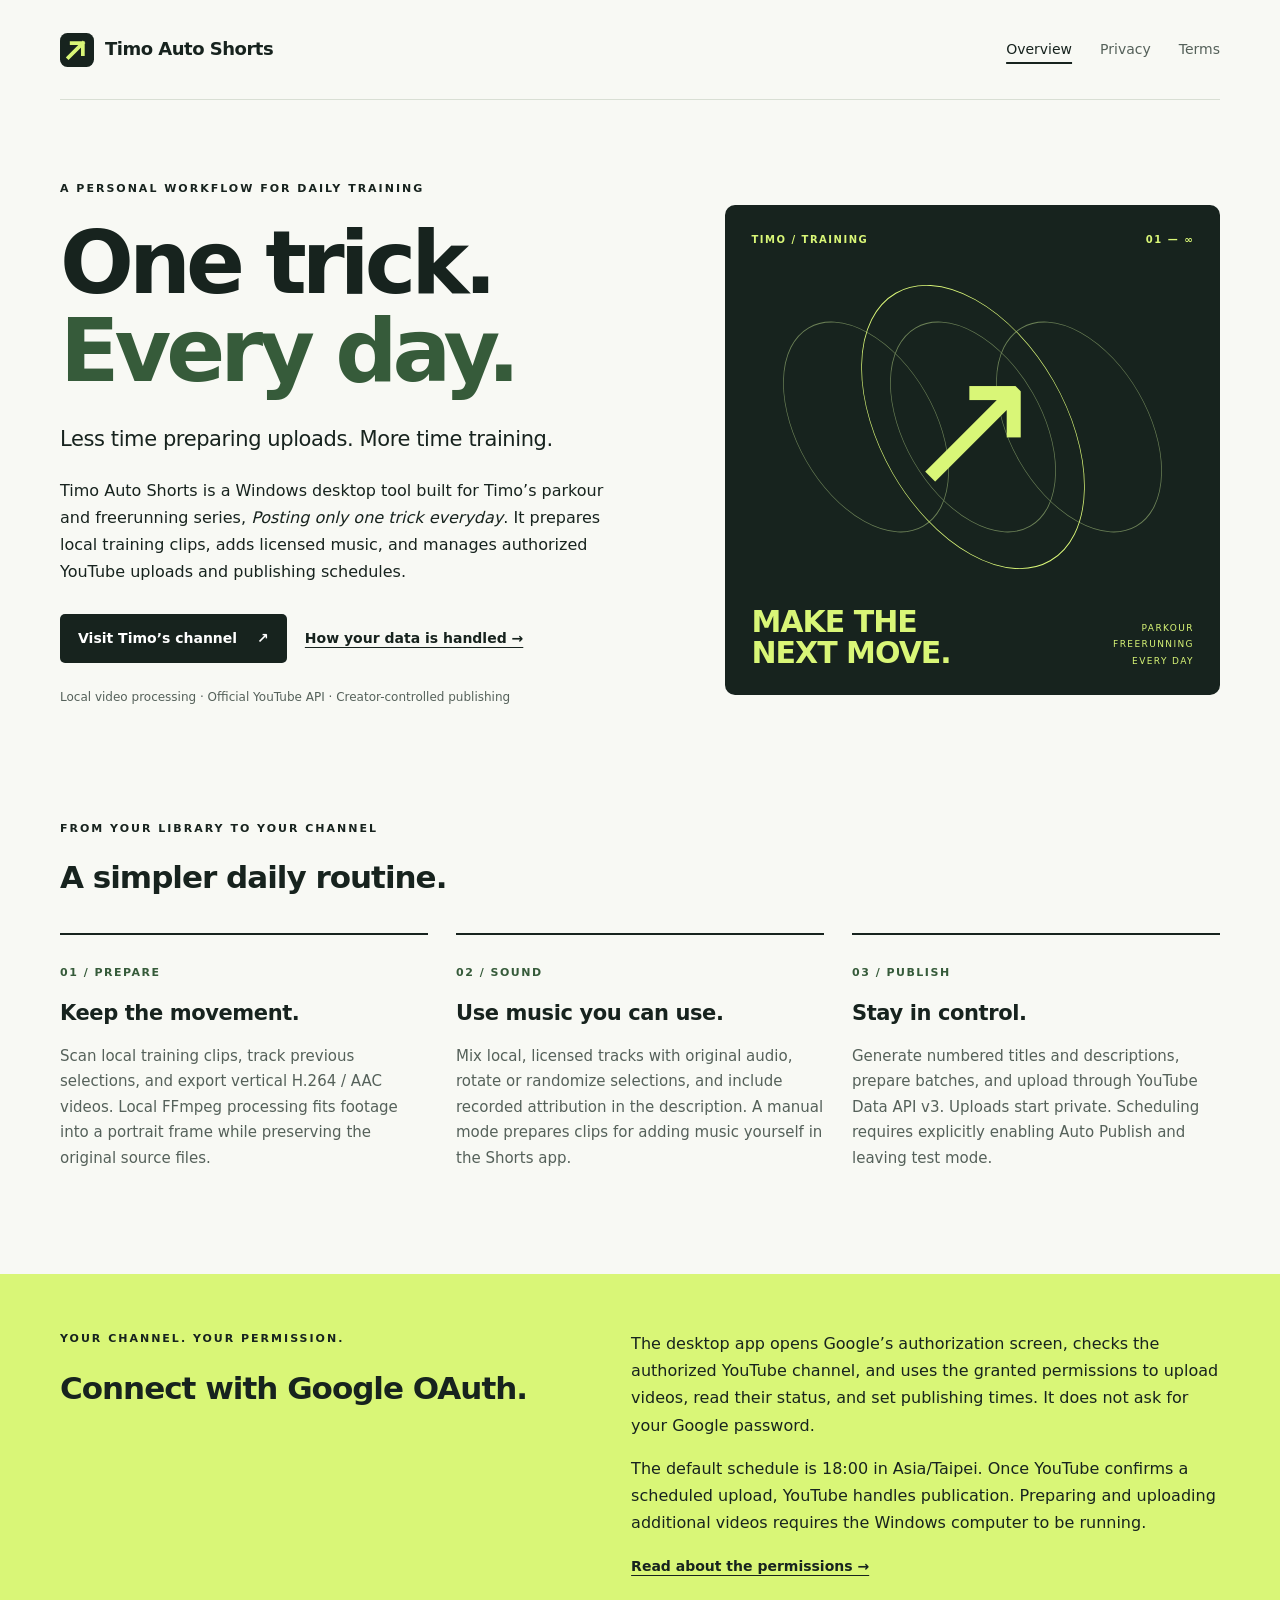
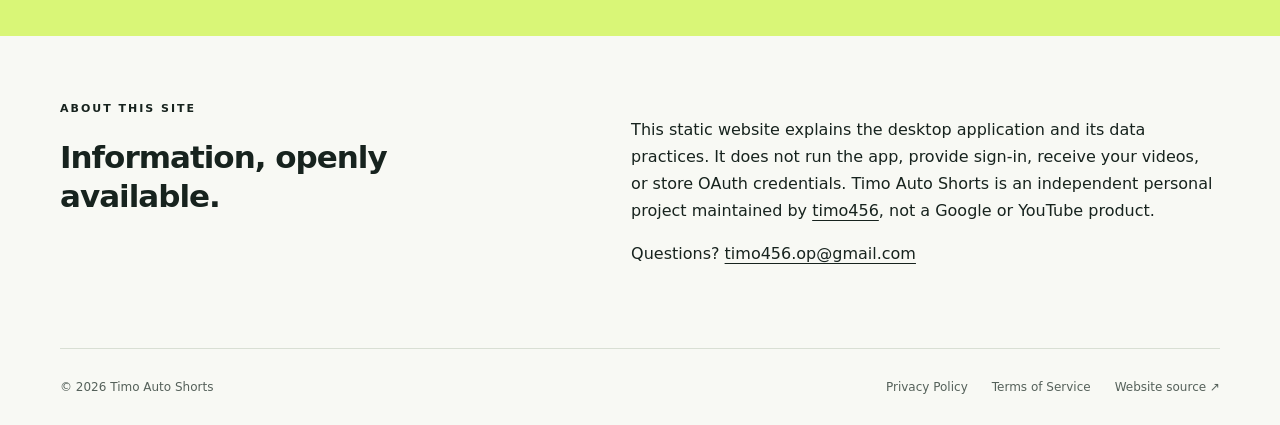
<file: index.html>
<!doctype html>
<html lang="en">
<head>
  <meta charset="utf-8">
  <meta name="viewport" content="width=device-width, initial-scale=1">
  <meta name="description" content="Timo Auto Shorts is a local Windows tool for preparing parkour training videos and managing authorized YouTube uploads and schedules.">
  <meta name="theme-color" content="#17231e">
  <title>Timo Auto Shorts — One trick. Every day.</title>
  <link rel="canonical" href="https://timo456.github.io/timo-auto-shorts-site/">
  <link rel="icon" href="assets/icon.svg" type="image/svg+xml">
  <link rel="stylesheet" href="assets/style.css">
</head>
<body>
  <a class="skip" href="#main">Skip to content</a>
  <header class="site-header wrap">
    <a class="brand" href="./"><img src="assets/icon.svg" width="34" height="34" alt="">Timo Auto Shorts</a>
    <nav aria-label="Main navigation"><a href="./" aria-current="page">Overview</a><a href="privacy.html">Privacy</a><a href="terms.html">Terms</a></nav>
  </header>
  <main id="main">
    <section class="hero wrap">
      <div class="hero-copy">
        <p class="eyebrow">A personal workflow for daily training</p>
        <h1>One trick.<br><span>Every day.</span></h1>
        <p class="lead">Less time preparing uploads. More time training.</p>
        <p>Timo Auto Shorts is a Windows desktop tool built for Timo’s parkour and freerunning series, <em>Posting only one trick everyday</em>. It prepares local training clips, adds licensed music, and manages authorized YouTube uploads and publishing schedules.</p>
        <div class="actions"><a class="button" href="https://www.youtube.com/@Timo-lifestyle">Visit Timo’s channel <span aria-hidden="true">↗</span></a><a class="text-link" href="privacy.html">How your data is handled →</a></div>
        <p class="small muted">Local video processing · Official YouTube API · Creator-controlled publishing</p>
      </div>
      <div class="poster" aria-hidden="true">
        <div class="poster-top"><span>TIMO / TRAINING</span><span>01 — ∞</span></div>
        <div class="track"><i></i><i></i><i></i><i></i><b>↗</b></div>
        <div class="poster-bottom"><span>MAKE THE<br>NEXT MOVE.</span><small>PARKOUR<br>FREERUNNING<br>EVERY DAY</small></div>
      </div>
    </section>
    <section class="workflow wrap" aria-labelledby="workflow-title">
      <div class="section-intro"><p class="eyebrow">From your library to your channel</p><h2 id="workflow-title">A simpler daily routine.</h2></div>
      <div class="cards">
        <article><span class="step">01 / PREPARE</span><h3>Keep the movement.</h3><p>Scan local training clips, track previous selections, and export vertical H.264 / AAC videos. Local FFmpeg processing fits footage into a portrait frame while preserving the original source files.</p></article>
        <article><span class="step">02 / SOUND</span><h3>Use music you can use.</h3><p>Mix local, licensed tracks with original audio, rotate or randomize selections, and include recorded attribution in the description. A manual mode prepares clips for adding music yourself in the Shorts app.</p></article>
        <article><span class="step">03 / PUBLISH</span><h3>Stay in control.</h3><p>Generate numbered titles and descriptions, prepare batches, and upload through YouTube Data API v3. Uploads start private. Scheduling requires explicitly enabling Auto Publish and leaving test mode.</p></article>
      </div>
    </section>
    <section class="detail-band">
      <div class="wrap detail-grid">
        <div><p class="eyebrow">Your channel. Your permission.</p><h2>Connect with Google OAuth.</h2></div>
        <div><p>The desktop app opens Google’s authorization screen, checks the authorized YouTube channel, and uses the granted permissions to upload videos, read their status, and set publishing times. It does not ask for your Google password.</p><p>The default schedule is 18:00 in Asia/Taipei. Once YouTube confirms a scheduled upload, YouTube handles publication. Preparing and uploading additional videos requires the Windows computer to be running.</p><a class="text-link" href="privacy.html#permissions">Read about the permissions →</a></div>
      </div>
    </section>
    <section class="wrap about"><div><p class="eyebrow">About this site</p><h2>Information, openly available.</h2></div><div><p>This static website explains the desktop application and its data practices. It does not run the app, provide sign-in, receive your videos, or store OAuth credentials. Timo Auto Shorts is an independent personal project maintained by <a href="https://github.com/timo456">timo456</a>, not a Google or YouTube product.</p><p>Questions? <a href="mailto:timo456.op@gmail.com">timo456.op@gmail.com</a></p></div></section>
  </main>
  <footer class="site-footer wrap"><span>© 2026 Timo Auto Shorts</span><div><a href="privacy.html">Privacy Policy</a><a href="terms.html">Terms of Service</a><a href="https://github.com/timo456/timo-auto-shorts-site">Website source ↗</a></div></footer>
</body>
</html>
</file>
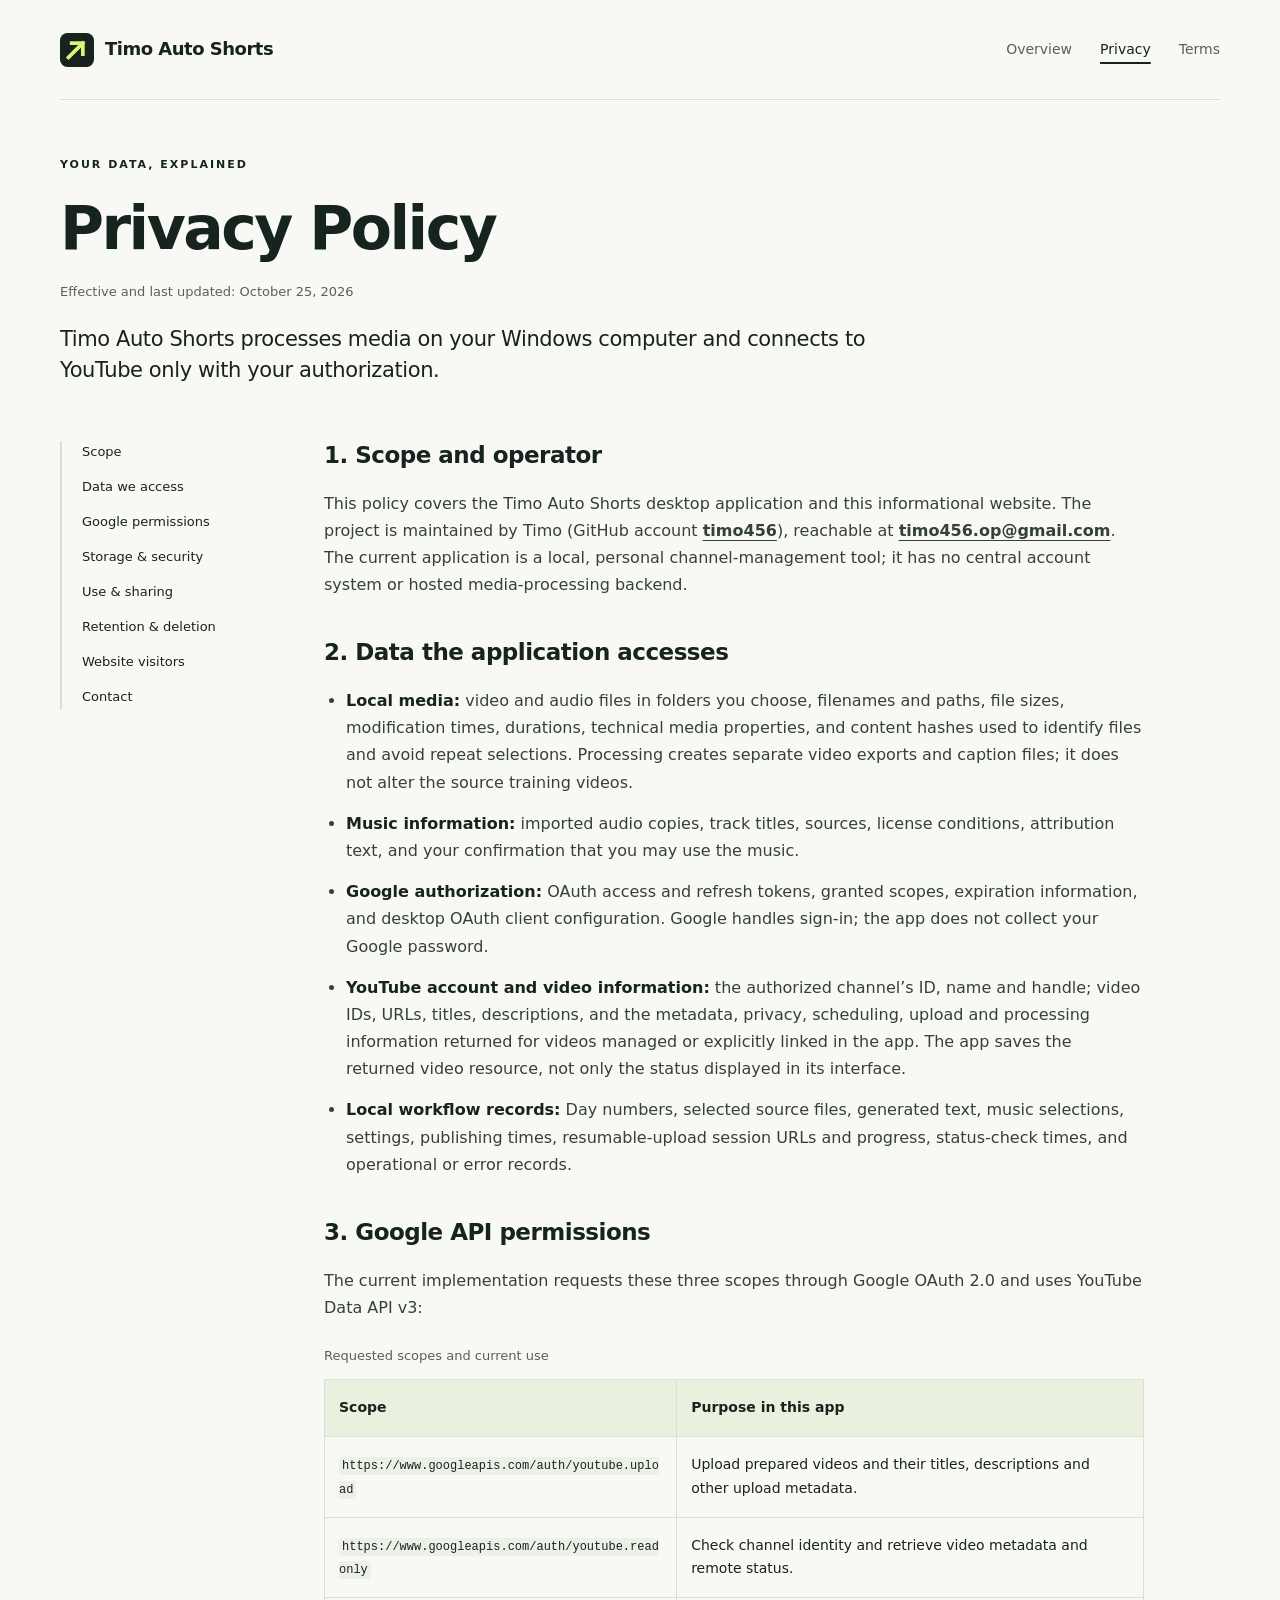
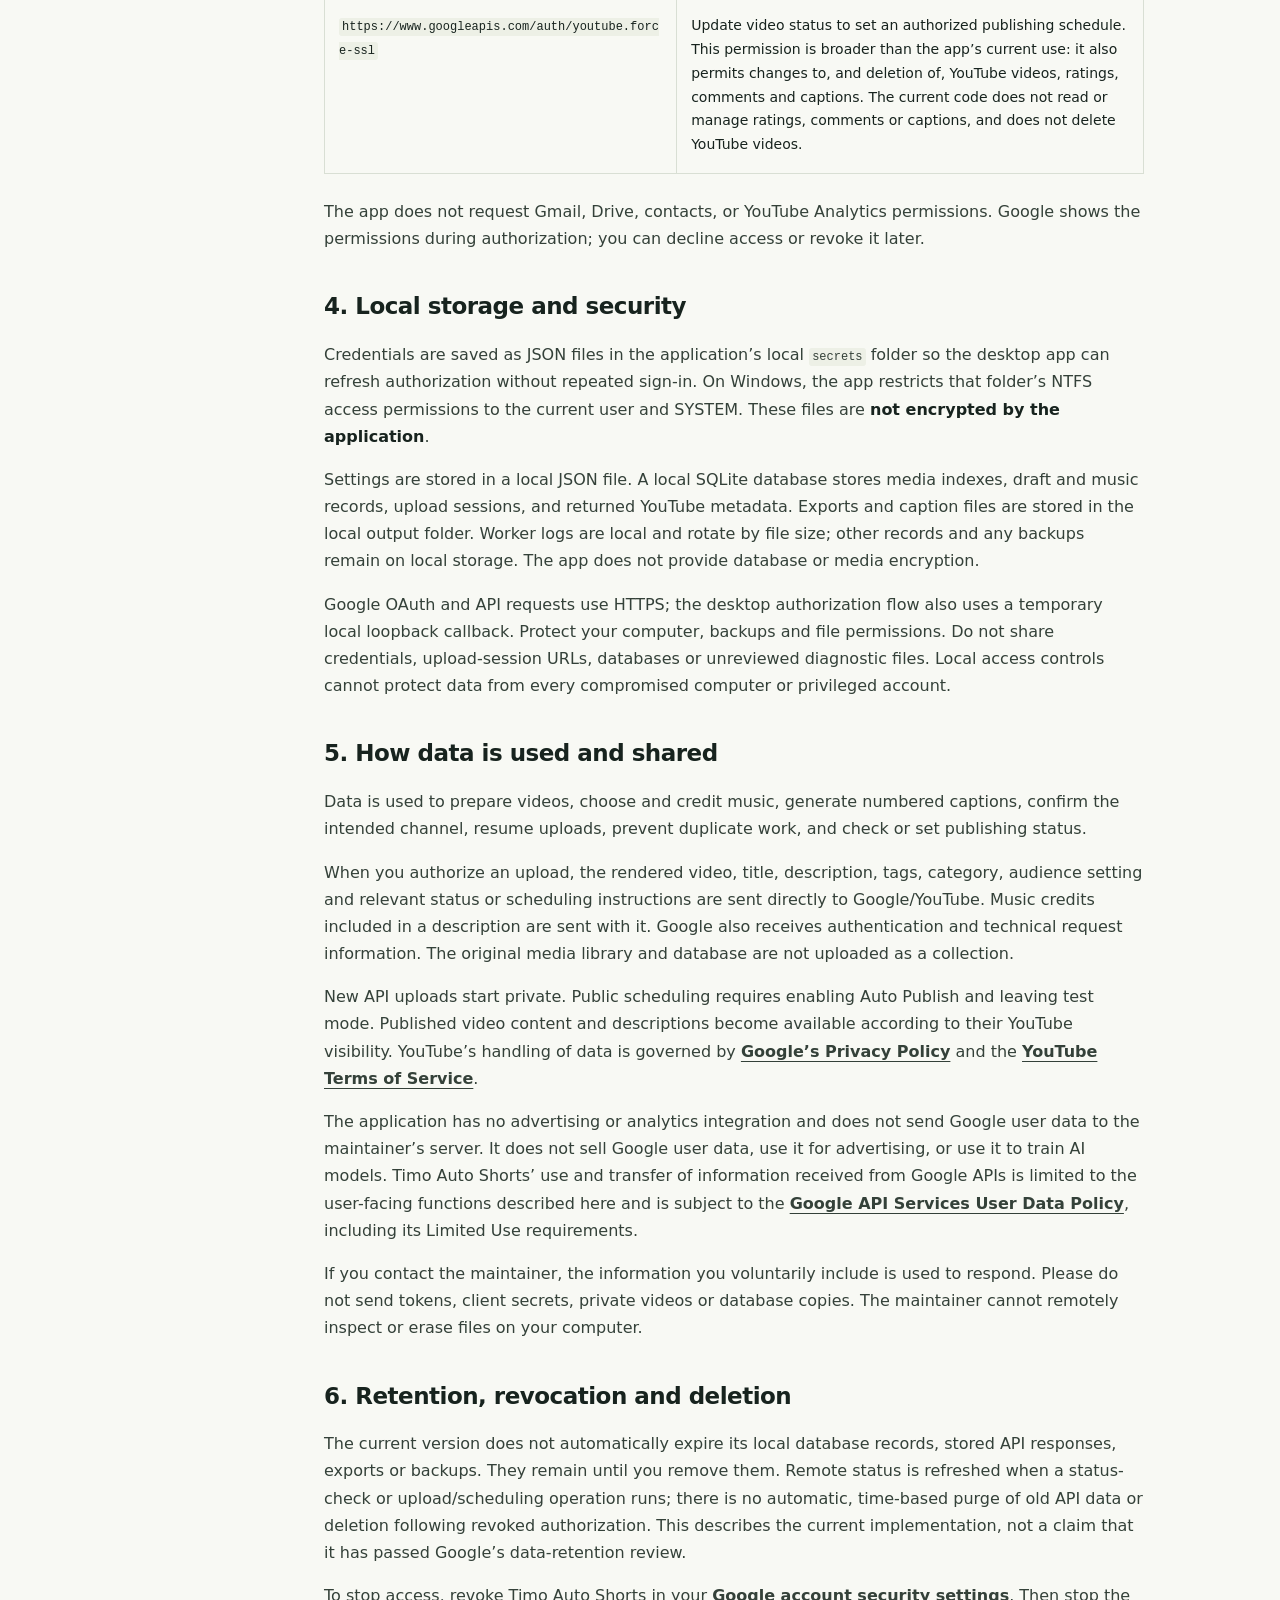
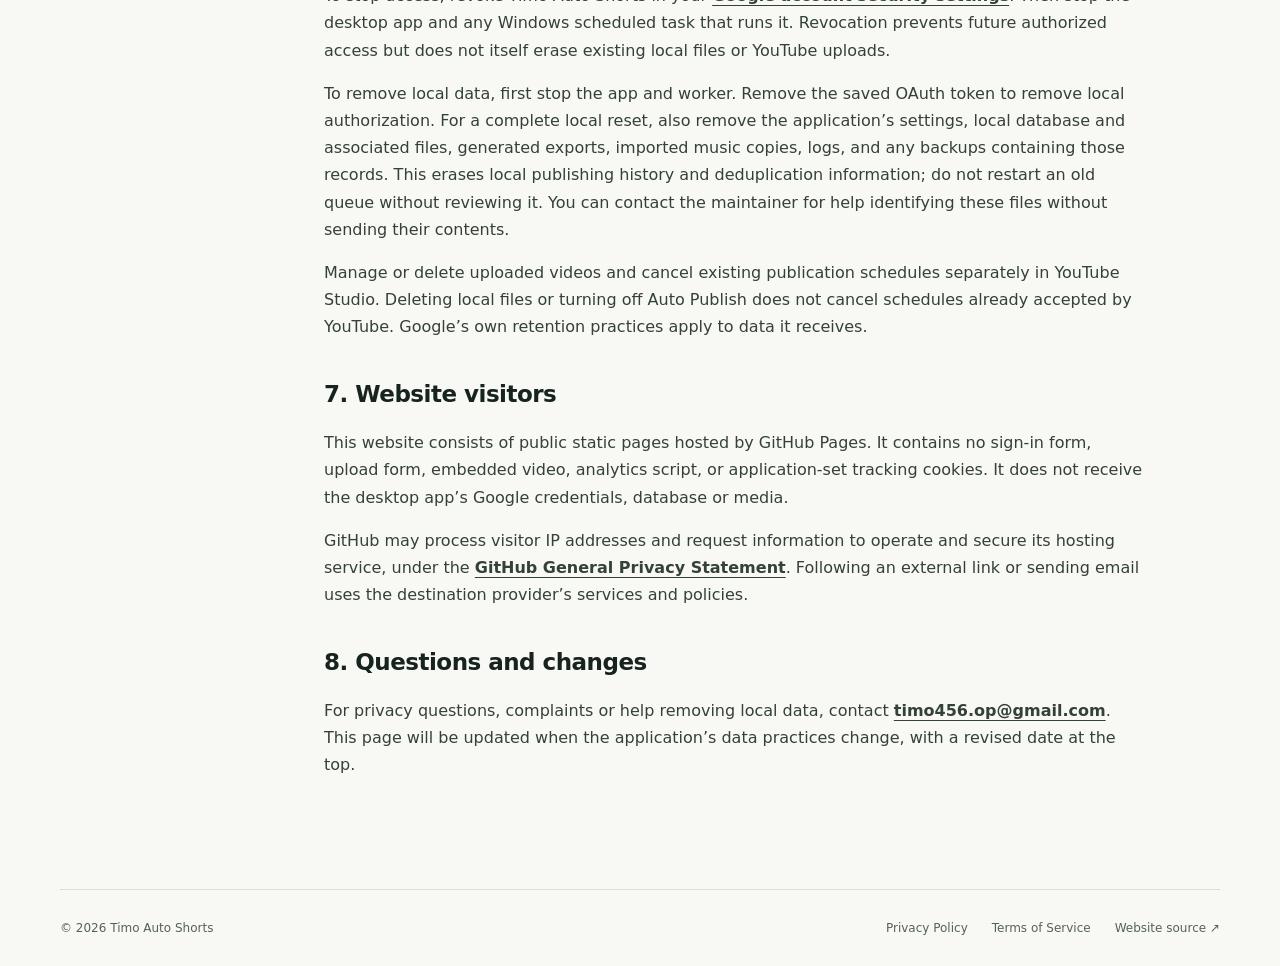
<file: privacy.html>
<!doctype html>
<html lang="en">
<head>
  <meta charset="utf-8">
  <meta name="viewport" content="width=device-width, initial-scale=1">
  <meta name="description" content="How Timo Auto Shorts accesses, uses, stores, and shares local media and Google user data.">
  <meta name="theme-color" content="#17231e">
  <title>Privacy Policy — Timo Auto Shorts</title>
  <link rel="canonical" href="https://timo456.github.io/timo-auto-shorts-site/privacy.html">
  <link rel="icon" href="assets/icon.svg" type="image/svg+xml">
  <link rel="stylesheet" href="assets/style.css">
</head>
<body>
  <a class="skip" href="#main">Skip to content</a>
  <header class="site-header wrap"><a class="brand" href="./"><img src="assets/icon.svg" width="34" height="34" alt="">Timo Auto Shorts</a><nav aria-label="Main navigation"><a href="./">Overview</a><a href="privacy.html" aria-current="page">Privacy</a><a href="terms.html">Terms</a></nav></header>
  <main id="main" class="document wrap">
    <div class="document-heading"><p class="eyebrow">Your data, explained</p><h1>Privacy Policy</h1><p class="muted">Effective and last updated: October 25, 2026</p><p class="lead">Timo Auto Shorts processes media on your Windows computer and connects to YouTube only with your authorization.</p></div>
    <div class="document-layout">
      <aside><nav aria-label="On this page"><a href="#scope">Scope</a><a href="#data">Data we access</a><a href="#permissions">Google permissions</a><a href="#storage">Storage &amp; security</a><a href="#sharing">Use &amp; sharing</a><a href="#retention">Retention &amp; deletion</a><a href="#website">Website visitors</a><a href="#contact">Contact</a></nav></aside>
      <div class="prose">
        <section id="scope"><h2>1. Scope and operator</h2><p>This policy covers the Timo Auto Shorts desktop application and this informational website. The project is maintained by Timo (GitHub account <a href="https://github.com/timo456">timo456</a>), reachable at <a href="mailto:timo456.op@gmail.com">timo456.op@gmail.com</a>. The current application is a local, personal channel-management tool; it has no central account system or hosted media-processing backend.</p></section>
        <section id="data"><h2>2. Data the application accesses</h2><ul>
          <li><strong>Local media:</strong> video and audio files in folders you choose, filenames and paths, file sizes, modification times, durations, technical media properties, and content hashes used to identify files and avoid repeat selections. Processing creates separate video exports and caption files; it does not alter the source training videos.</li>
          <li><strong>Music information:</strong> imported audio copies, track titles, sources, license conditions, attribution text, and your confirmation that you may use the music.</li>
          <li><strong>Google authorization:</strong> OAuth access and refresh tokens, granted scopes, expiration information, and desktop OAuth client configuration. Google handles sign-in; the app does not collect your Google password.</li>
          <li><strong>YouTube account and video information:</strong> the authorized channel’s ID, name and handle; video IDs, URLs, titles, descriptions, and the metadata, privacy, scheduling, upload and processing information returned for videos managed or explicitly linked in the app. The app saves the returned video resource, not only the status displayed in its interface.</li>
          <li><strong>Local workflow records:</strong> Day numbers, selected source files, generated text, music selections, settings, publishing times, resumable-upload session URLs and progress, status-check times, and operational or error records.</li>
        </ul></section>
        <section id="permissions"><h2>3. Google API permissions</h2><p>The current implementation requests these three scopes through Google OAuth 2.0 and uses YouTube Data API v3:</p>
          <div class="table-scroll"><table><caption>Requested scopes and current use</caption><thead><tr><th scope="col">Scope</th><th scope="col">Purpose in this app</th></tr></thead><tbody>
            <tr><td><code>https://www.googleapis.com/auth/youtube.upload</code></td><td>Upload prepared videos and their titles, descriptions and other upload metadata.</td></tr>
            <tr><td><code>https://www.googleapis.com/auth/youtube.readonly</code></td><td>Check channel identity and retrieve video metadata and remote status.</td></tr>
            <tr><td><code>https://www.googleapis.com/auth/youtube.force-ssl</code></td><td>Update video status to set an authorized publishing schedule. This permission is broader than the app’s current use: it also permits changes to, and deletion of, YouTube videos, ratings, comments and captions. The current code does not read or manage ratings, comments or captions, and does not delete YouTube videos.</td></tr>
          </tbody></table></div>
          <p>The app does not request Gmail, Drive, contacts, or YouTube Analytics permissions. Google shows the permissions during authorization; you can decline access or revoke it later.</p>
        </section>
        <section id="storage"><h2>4. Local storage and security</h2><p>Credentials are saved as JSON files in the application’s local <code>secrets</code> folder so the desktop app can refresh authorization without repeated sign-in. On Windows, the app restricts that folder’s NTFS access permissions to the current user and SYSTEM. These files are <strong>not encrypted by the application</strong>.</p><p>Settings are stored in a local JSON file. A local SQLite database stores media indexes, draft and music records, upload sessions, and returned YouTube metadata. Exports and caption files are stored in the local output folder. Worker logs are local and rotate by file size; other records and any backups remain on local storage. The app does not provide database or media encryption.</p><p>Google OAuth and API requests use HTTPS; the desktop authorization flow also uses a temporary local loopback callback. Protect your computer, backups and file permissions. Do not share credentials, upload-session URLs, databases or unreviewed diagnostic files. Local access controls cannot protect data from every compromised computer or privileged account.</p></section>
        <section id="sharing"><h2>5. How data is used and shared</h2><p>Data is used to prepare videos, choose and credit music, generate numbered captions, confirm the intended channel, resume uploads, prevent duplicate work, and check or set publishing status.</p><p>When you authorize an upload, the rendered video, title, description, tags, category, audience setting and relevant status or scheduling instructions are sent directly to Google/YouTube. Music credits included in a description are sent with it. Google also receives authentication and technical request information. The original media library and database are not uploaded as a collection.</p><p>New API uploads start private. Public scheduling requires enabling Auto Publish and leaving test mode. Published video content and descriptions become available according to their YouTube visibility. YouTube’s handling of data is governed by <a href="https://policies.google.com/privacy">Google’s Privacy Policy</a> and the <a href="https://www.youtube.com/t/terms">YouTube Terms of Service</a>.</p><p>The application has no advertising or analytics integration and does not send Google user data to the maintainer’s server. It does not sell Google user data, use it for advertising, or use it to train AI models. Timo Auto Shorts’ use and transfer of information received from Google APIs is limited to the user-facing functions described here and is subject to the <a href="https://developers.google.com/terms/api-services-user-data-policy">Google API Services User Data Policy</a>, including its Limited Use requirements.</p><p>If you contact the maintainer, the information you voluntarily include is used to respond. Please do not send tokens, client secrets, private videos or database copies. The maintainer cannot remotely inspect or erase files on your computer.</p></section>
        <section id="retention"><h2>6. Retention, revocation and deletion</h2><p>The current version does not automatically expire its local database records, stored API responses, exports or backups. They remain until you remove them. Remote status is refreshed when a status-check or upload/scheduling operation runs; there is no automatic, time-based purge of old API data or deletion following revoked authorization. This describes the current implementation, not a claim that it has passed Google’s data-retention review.</p><p>To stop access, revoke Timo Auto Shorts in your <a href="https://security.google.com/settings/security/permissions">Google account security settings</a>. Then stop the desktop app and any Windows scheduled task that runs it. Revocation prevents future authorized access but does not itself erase existing local files or YouTube uploads.</p><p>To remove local data, first stop the app and worker. Remove the saved OAuth token to remove local authorization. For a complete local reset, also remove the application’s settings, local database and associated files, generated exports, imported music copies, logs, and any backups containing those records. This erases local publishing history and deduplication information; do not restart an old queue without reviewing it. You can contact the maintainer for help identifying these files without sending their contents.</p><p>Manage or delete uploaded videos and cancel existing publication schedules separately in YouTube Studio. Deleting local files or turning off Auto Publish does not cancel schedules already accepted by YouTube. Google’s own retention practices apply to data it receives.</p></section>
        <section id="website"><h2>7. Website visitors</h2><p>This website consists of public static pages hosted by GitHub Pages. It contains no sign-in form, upload form, embedded video, analytics script, or application-set tracking cookies. It does not receive the desktop app’s Google credentials, database or media.</p><p>GitHub may process visitor IP addresses and request information to operate and secure its hosting service, under the <a href="https://docs.github.com/en/site-policy/privacy-policies/github-general-privacy-statement">GitHub General Privacy Statement</a>. Following an external link or sending email uses the destination provider’s services and policies.</p></section>
        <section id="contact"><h2>8. Questions and changes</h2><p>For privacy questions, complaints or help removing local data, contact <a href="mailto:timo456.op@gmail.com">timo456.op@gmail.com</a>. This page will be updated when the application’s data practices change, with a revised date at the top.</p></section>
      </div>
    </div>
  </main>
  <footer class="site-footer wrap"><span>© 2026 Timo Auto Shorts</span><div><a href="privacy.html">Privacy Policy</a><a href="terms.html">Terms of Service</a><a href="https://github.com/timo456/timo-auto-shorts-site">Website source ↗</a></div></footer>
</body>
</html>
</file>
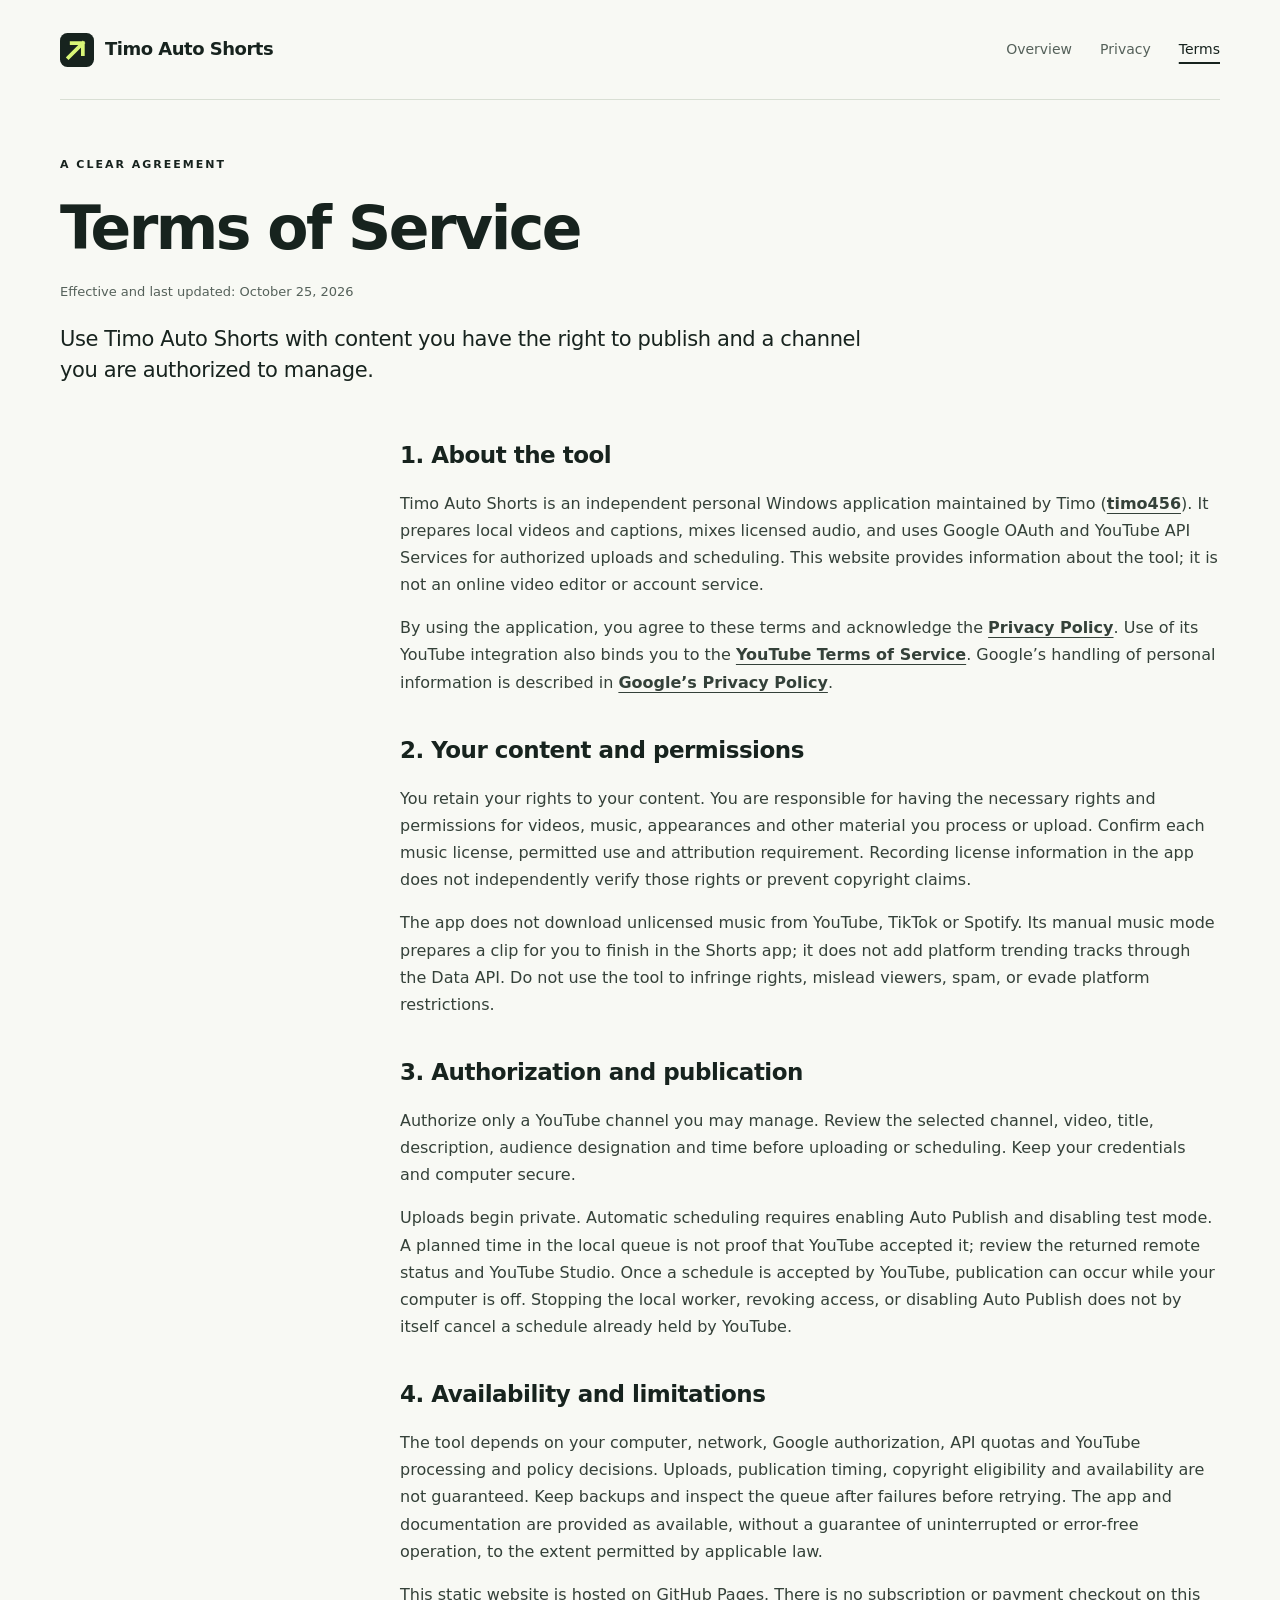
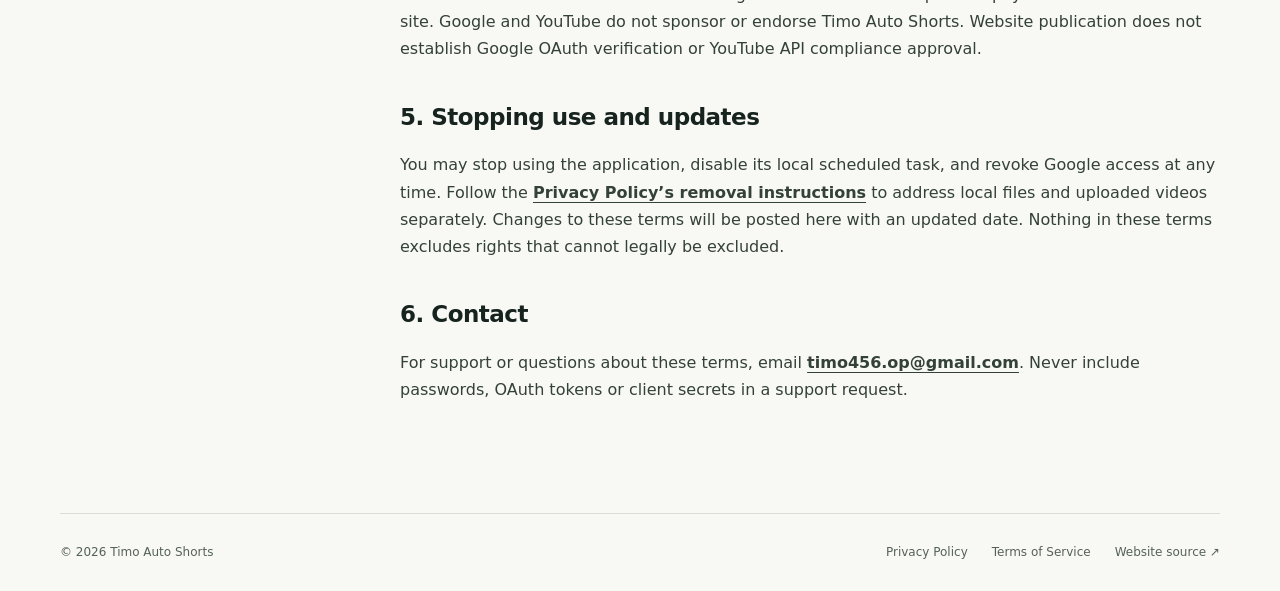
<file: terms.html>
<!doctype html>
<html lang="en">
<head>
  <meta charset="utf-8">
  <meta name="viewport" content="width=device-width, initial-scale=1">
  <meta name="description" content="Terms for using Timo Auto Shorts, a personal desktop video preparation and YouTube publishing tool.">
  <meta name="theme-color" content="#17231e">
  <title>Terms of Service — Timo Auto Shorts</title>
  <link rel="canonical" href="https://timo456.github.io/timo-auto-shorts-site/terms.html">
  <link rel="icon" href="assets/icon.svg" type="image/svg+xml">
  <link rel="stylesheet" href="assets/style.css">
</head>
<body>
  <a class="skip" href="#main">Skip to content</a>
  <header class="site-header wrap"><a class="brand" href="./"><img src="assets/icon.svg" width="34" height="34" alt="">Timo Auto Shorts</a><nav aria-label="Main navigation"><a href="./">Overview</a><a href="privacy.html">Privacy</a><a href="terms.html" aria-current="page">Terms</a></nav></header>
  <main id="main" class="document wrap">
    <div class="document-heading"><p class="eyebrow">A clear agreement</p><h1>Terms of Service</h1><p class="muted">Effective and last updated: October 25, 2026</p><p class="lead">Use Timo Auto Shorts with content you have the right to publish and a channel you are authorized to manage.</p></div>
    <div class="prose terms-prose">
      <section><h2>1. About the tool</h2><p>Timo Auto Shorts is an independent personal Windows application maintained by Timo (<a href="https://github.com/timo456">timo456</a>). It prepares local videos and captions, mixes licensed audio, and uses Google OAuth and YouTube API Services for authorized uploads and scheduling. This website provides information about the tool; it is not an online video editor or account service.</p><p>By using the application, you agree to these terms and acknowledge the <a href="privacy.html">Privacy Policy</a>. Use of its YouTube integration also binds you to the <a href="https://www.youtube.com/t/terms">YouTube Terms of Service</a>. Google’s handling of personal information is described in <a href="https://policies.google.com/privacy">Google’s Privacy Policy</a>.</p></section>
      <section><h2>2. Your content and permissions</h2><p>You retain your rights to your content. You are responsible for having the necessary rights and permissions for videos, music, appearances and other material you process or upload. Confirm each music license, permitted use and attribution requirement. Recording license information in the app does not independently verify those rights or prevent copyright claims.</p><p>The app does not download unlicensed music from YouTube, TikTok or Spotify. Its manual music mode prepares a clip for you to finish in the Shorts app; it does not add platform trending tracks through the Data API. Do not use the tool to infringe rights, mislead viewers, spam, or evade platform restrictions.</p></section>
      <section><h2>3. Authorization and publication</h2><p>Authorize only a YouTube channel you may manage. Review the selected channel, video, title, description, audience designation and time before uploading or scheduling. Keep your credentials and computer secure.</p><p>Uploads begin private. Automatic scheduling requires enabling Auto Publish and disabling test mode. A planned time in the local queue is not proof that YouTube accepted it; review the returned remote status and YouTube Studio. Once a schedule is accepted by YouTube, publication can occur while your computer is off. Stopping the local worker, revoking access, or disabling Auto Publish does not by itself cancel a schedule already held by YouTube.</p></section>
      <section><h2>4. Availability and limitations</h2><p>The tool depends on your computer, network, Google authorization, API quotas and YouTube processing and policy decisions. Uploads, publication timing, copyright eligibility and availability are not guaranteed. Keep backups and inspect the queue after failures before retrying. The app and documentation are provided as available, without a guarantee of uninterrupted or error-free operation, to the extent permitted by applicable law.</p><p>This static website is hosted on GitHub Pages. There is no subscription or payment checkout on this site. Google and YouTube do not sponsor or endorse Timo Auto Shorts. Website publication does not establish Google OAuth verification or YouTube API compliance approval.</p></section>
      <section><h2>5. Stopping use and updates</h2><p>You may stop using the application, disable its local scheduled task, and revoke Google access at any time. Follow the <a href="privacy.html#retention">Privacy Policy’s removal instructions</a> to address local files and uploaded videos separately. Changes to these terms will be posted here with an updated date. Nothing in these terms excludes rights that cannot legally be excluded.</p></section>
      <section><h2>6. Contact</h2><p>For support or questions about these terms, email <a href="mailto:timo456.op@gmail.com">timo456.op@gmail.com</a>. Never include passwords, OAuth tokens or client secrets in a support request.</p></section>
    </div>
  </main>
  <footer class="site-footer wrap"><span>© 2026 Timo Auto Shorts</span><div><a href="privacy.html">Privacy Policy</a><a href="terms.html">Terms of Service</a><a href="https://github.com/timo456/timo-auto-shorts-site">Website source ↗</a></div></footer>
</body>
</html>
</file>
<file: assets/style.css>
:root{--ink:#17231e;--muted:#55615a;--paper:#f8f9f4;--line:#d9dfd4;--accent:#d9f677;--green:#365b3a;--white:#fff;--radius:10px}
*{box-sizing:border-box}html{scroll-behavior:smooth;scroll-padding-top:24px}body{margin:0;background:var(--paper);color:var(--ink);font-family:system-ui,-apple-system,BlinkMacSystemFont,"Segoe UI",sans-serif;font-size:16px;line-height:1.7}a{color:inherit;text-underline-offset:4px}a:hover{color:var(--green)}a:focus-visible{outline:3px solid #567424;outline-offset:5px;border-radius:2px}img{max-width:100%}.wrap{width:min(1160px,calc(100% - 64px));margin-inline:auto}.site-header{min-height:100px;display:flex;align-items:center;justify-content:space-between;gap:24px;border-bottom:1px solid var(--line)}.brand{display:inline-flex;align-items:center;gap:11px;text-decoration:none;font-size:18px;font-weight:750;letter-spacing:-.5px}.site-header nav{display:flex;gap:28px}.site-header nav a{font-size:14px;text-decoration:none;color:var(--muted)}.site-header nav a[aria-current]{color:var(--ink);text-decoration:underline;text-decoration-thickness:2px;text-underline-offset:8px}.skip{position:absolute;left:12px;top:-100px;padding:8px 16px;background:var(--accent);z-index:10}.skip:focus{top:12px}.hero{display:grid;grid-template-columns:1.2fr 1fr;gap:72px;align-items:center;padding-block:80px 88px}.eyebrow{font-size:11px;font-weight:750;text-transform:uppercase;letter-spacing:2px;margin:0 0 20px}.hero h1{font-size:clamp(58px,6.8vw,92px);font-weight:780;line-height:1.02;letter-spacing:-5px;margin:0 0 28px}.hero h1 span{color:var(--green)}.hero-copy>p:not(.eyebrow){max-width:550px}.lead{font-size:21px;line-height:1.5;letter-spacing:-.4px}.small{font-size:12px}.muted{color:var(--muted)}.actions{display:flex;align-items:center;flex-wrap:wrap;gap:18px;margin:28px 0 24px}.button{display:inline-flex;gap:20px;align-items:center;padding:13px 18px;border-radius:5px;background:var(--ink);color:white;text-decoration:none;font-size:14px;font-weight:650}.button:hover{background:var(--green);color:white}.text-link{font-size:14px;font-weight:600}.poster{height:490px;border-radius:var(--radius);overflow:hidden;background:var(--ink);color:var(--accent);padding:26px;display:flex;flex-direction:column;justify-content:space-between;position:relative}.poster-top{display:flex;justify-content:space-between;font-size:10px;font-weight:600;letter-spacing:1.5px}.track{height:300px;position:relative;display:flex;align-items:center;justify-content:center}.track i{position:absolute;width:230px;height:230px;border:1px solid #6b8056;border-radius:50%;transform:rotate(-30deg) scaleX(.6)}.track i:nth-child(2){left:0}.track i:nth-child(3){right:0}.track i:nth-child(4){width:310px;height:310px;border-color:var(--accent)}.track b{font-size:170px;font-weight:400;line-height:1;z-index:1}.poster-bottom{display:flex;align-items:end;justify-content:space-between}.poster-bottom>span{font-size:30px;line-height:1.05;font-weight:800;letter-spacing:-1px}.poster-bottom small{font-size:9px;letter-spacing:1.4px;line-height:1.8;text-align:right}.workflow{padding-block:12px 88px}.section-intro h2,h2{font-size:31px;line-height:1.25;letter-spacing:-1px;margin:0 0 20px}.cards{display:grid;grid-template-columns:repeat(3,1fr);gap:28px;margin-top:36px}.cards article{border-top:2px solid var(--ink);padding-top:22px}.step{font-size:11px;letter-spacing:1.5px;font-weight:650;color:var(--green)}h3{font-size:21px;letter-spacing:-.4px;line-height:1.3;margin:16px 0}.cards p{font-size:15px;color:var(--muted)}.detail-band{background:var(--accent);padding-block:56px}.detail-grid,.about{display:grid;grid-template-columns:1fr 1.25fr;gap:100px}.detail-grid p:first-child{margin-top:0}.about{padding-block:64px}.site-footer{border-top:1px solid var(--line);padding-block:28px;display:flex;gap:20px;justify-content:space-between;color:var(--muted);font-size:12px}.site-footer div{display:flex;gap:24px;flex-wrap:wrap}.site-footer a{text-decoration:none}.site-footer a:hover{text-decoration:underline}.document{padding-top:56px;padding-bottom:70px}.document-heading{max-width:820px;margin-bottom:54px}.document-heading h1{font-size:clamp(38px,5vw,60px);line-height:1.1;letter-spacing:-2.5px;margin:0 0 20px}.document-heading .muted{font-size:13px}.document-layout{display:grid;grid-template-columns:200px minmax(0,1fr);gap:64px}.document-layout aside nav{position:sticky;top:28px;display:flex;flex-direction:column;gap:13px;font-size:13px;border-left:2px solid var(--line);padding-left:20px}.document-layout aside a{text-decoration:none}.prose{max-width:820px;min-width:0}.prose section{margin-bottom:40px}.prose h2{font-size:23px;letter-spacing:-.5px}.prose p,.prose li{color:#344139}.prose li{margin-bottom:14px}.prose ul{padding-left:22px}.prose strong{color:var(--ink)}.prose a{font-weight:550}.terms-prose{margin-left:auto}code{font-family:ui-monospace,Consolas,monospace;font-size:12px;overflow-wrap:anywhere;background:#edf0e6;padding:2px 3px;border-radius:3px}table{width:100%;border-collapse:collapse;font-size:14px}caption{text-align:left;font-size:13px;color:var(--muted);margin-bottom:12px}th,td{text-align:left;vertical-align:top;padding:16px 14px;border:1px solid var(--line)}th{background:#eaf0df}td:first-child{width:43%}.table-scroll{overflow-x:auto;margin-block:24px}
@media(max-width:950px){.hero{gap:32px}.hero h1{letter-spacing:-3px}.poster{height:450px;padding:22px}.detail-grid,.about{gap:40px}.document-layout{gap:30px;grid-template-columns:170px minmax(0,1fr)}.cards{gap:22px}}
@media(max-width:700px){.wrap{width:calc(100% - 40px)}.site-header{min-height:110px;align-items:flex-start;flex-direction:column;justify-content:center;gap:12px;padding-block:18px}.site-header nav{gap:26px}.brand{font-size:17px}.hero{grid-template-columns:1fr;padding-block:46px;gap:28px}.hero h1{font-size:64px}.hero .lead{font-size:20px}.poster{height:380px;max-width:450px;width:100%;justify-self:center}.track{height:235px}.track i{width:200px;height:200px}.track i:nth-child(4){width:260px;height:260px}.track b{font-size:140px}.cards{grid-template-columns:1fr;gap:22px}.workflow{padding-block:25px 48px}.cards article p{margin-bottom:0}.detail-grid,.about{grid-template-columns:1fr;gap:10px}.detail-band{padding-block:38px}.about{padding-block:40px}.site-footer{flex-direction:column;gap:12px}.site-footer div{gap:18px}.document{padding-top:38px}.document-heading{margin-bottom:32px}.document-layout{display:block}.document-layout aside nav{position:static;display:flex;flex-direction:row;flex-wrap:wrap;gap:10px 20px;margin-bottom:36px}.document-heading h1{letter-spacing:-1.8px}.prose h2{font-size:22px}th,td{padding:12px 9px}.terms-prose{margin:0}.lead{font-size:19px}}
@media(prefers-reduced-motion:reduce){html{scroll-behavior:auto}}
</file>
